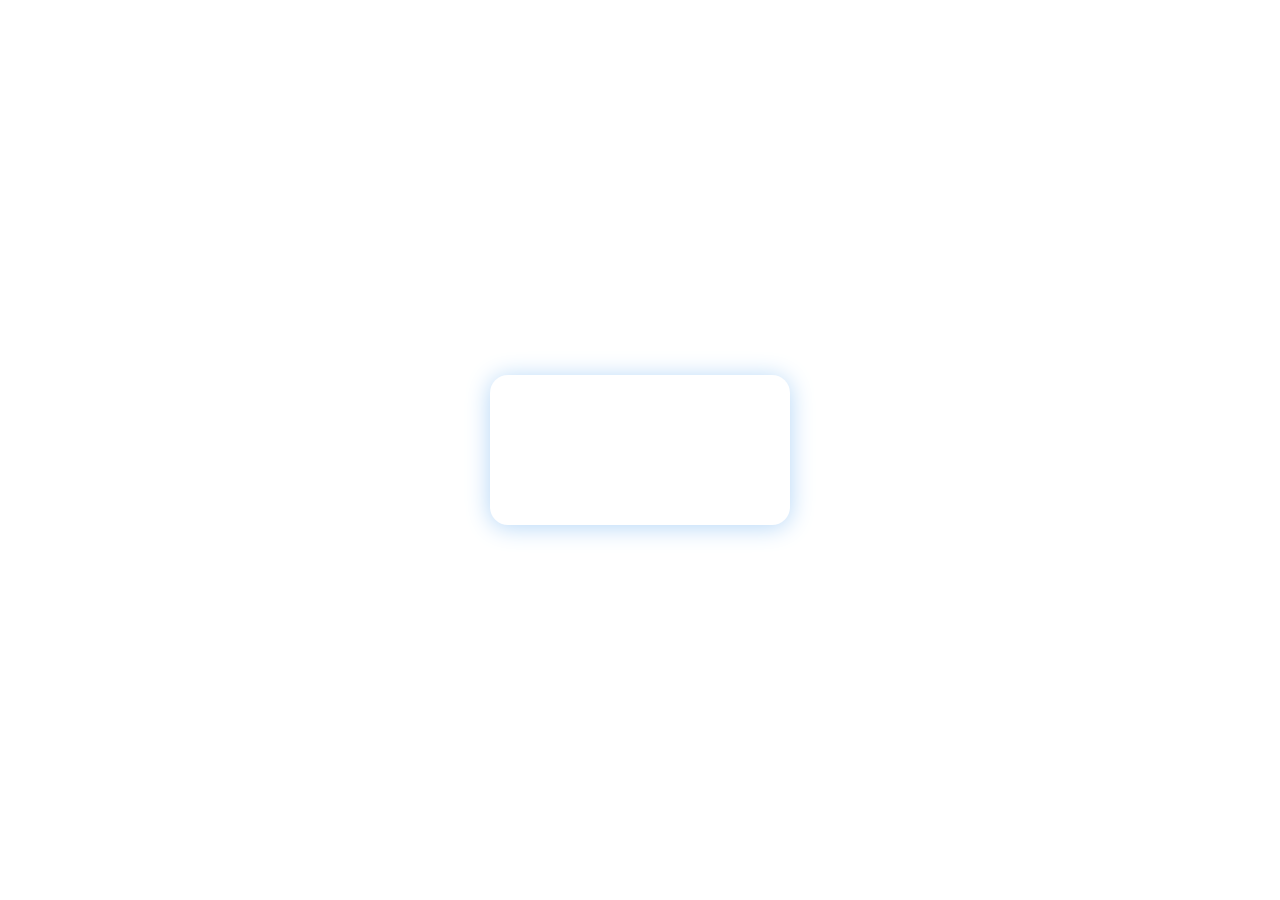
<file: letter-tracing.html>
<!DOCTYPE html>
<html lang="en">

<head>
    <meta charset="UTF-8">
    <meta name="viewport" content="width=device-width, initial-scale=1.0">
    <title>Bluey Letter Tracing</title>
    <link rel="stylesheet" href="story.css">
    <style>
        body {
            background: #eaf6ff;
            font-family: 'Nunito', sans-serif;
        }

        /* Fullscreen intro video overlay */
        #intro-overlay {
            position: fixed;
            top: 0;
            left: 0;
            width: 100vw;
            height: 100vh;
            background: #fff;
            z-index: 9999;
            display: flex;
            align-items: center;
            justify-content: center;
            transition: opacity 0.5s;
        }

        #intro-overlay.hide {
            opacity: 0;
            pointer-events: none;
        }

        #intro-video {
            max-width: 98vw;
            max-height: 98vh;
            background: #fff;
            border-radius: 18px;
            box-shadow: 0 2px 24px #b3d6f7;
        }

        .tracing-container {
            max-width: 420px;
            margin: 0 auto;
            padding: 24px 0;
            text-align: center;
        }

        .letter-canvas {
            background: #fff;
            border-radius: 18px;
            box-shadow: 0 2px 12px #b3d6f7;
            touch-action: none;
        }

        .letter-label {
            font-size: 2.2em;
            font-weight: 800;
            color: #3b7dd8;
            margin: 18px 0 8px;
        }

        .next-btn {
            margin-top: 18px;
            font-size: 1.1em;
            background: #5ba4cf;
            color: #fff;
            border: none;
            border-radius: 8px;
            padding: 10px 28px;
            font-weight: 700;
        }

        .next-btn:active {
            background: #3b7dd8;
        }

        .success-video {
            display: none;
            margin: 18px auto;
            border-radius: 12px;
            box-shadow: 0 2px 8px #b3d6f7;
        }
    </style>
</head>

<body>
    <div id="intro-overlay">
        <video id="intro-video" src="blueywrite.mp4" autoplay playsinline></video>
    </div>
    <div class="tracing-container">
        <div class="letter-label">Trace the letter: <span id="letter-label">A</span></div>
        <canvas id="tracing-canvas" class="letter-canvas" width="320" height="400"></canvas>
        <button class="next-btn" id="next-btn" style="display:none;">Next Letter</button>
        <video id="success-video" class="success-video" width="220" height="140" src="woo.mp4" preload="auto"></video>
    </div>
    <script>
        // Intro video overlay logic
        const introOverlay = document.getElementById('intro-overlay');
        const introVideo = document.getElementById('intro-video');
        // Hide overlay after video ends or on click/tap
        function hideIntroOverlay() {
            introOverlay.classList.add('hide');
            setTimeout(() => { introOverlay.style.display = 'none'; }, 600);
        }
        introVideo.addEventListener('ended', hideIntroOverlay);
        introOverlay.addEventListener('click', hideIntroOverlay);
        // Prevent scrolling while overlay is up
        document.body.style.overflow = 'hidden';
        introVideo.addEventListener('play', () => {
            document.body.style.overflow = 'hidden';
        });
        introVideo.addEventListener('ended', () => {
            document.body.style.overflow = '';
        });
        introOverlay.addEventListener('transitionend', () => {
            if (introOverlay.classList.contains('hide')) {
                document.body.style.overflow = '';
            }
        });
        // Alphabet
        const letters = 'ABCDEFGHIJKLMNOPQRSTUVWXYZ'.split('');
        let currentIndex = 0;
        let isTracing = false, hasTraced = false;
        const canvas = document.getElementById('tracing-canvas');
        const ctx = canvas.getContext('2d');
        const letterLabel = document.getElementById('letter-label');
        const nextBtn = document.getElementById('next-btn');
        const successVideo = document.getElementById('success-video');
        // Video sources to cycle through
        const successVideos = ["woo.mp4", "correct.mp4"];
        let successVideoIndex = 0;

        // Draw dotted letter
        function drawDottedLetter(letter) {
            ctx.clearRect(0, 0, canvas.width, canvas.height);
            ctx.save();
            ctx.lineWidth = 7;
            ctx.setLineDash([10, 18]);
            ctx.strokeStyle = '#b3b3b3';
            ctx.font = 'bold 240px Nunito, Arial, sans-serif';
            ctx.textAlign = 'center';
            ctx.textBaseline = 'middle';
            ctx.strokeText(letter, canvas.width / 2, canvas.height / 2 + 20);
            ctx.restore();
        }

        // Draw user trace
        let tracePoints = [];
        function startTrace(x, y) {
            isTracing = true;
            tracePoints = [[x, y]];
        }
        function continueTrace(x, y) {
            if (!isTracing) return;
            tracePoints.push([x, y]);
            ctx.save();
            ctx.setLineDash([]);
            ctx.strokeStyle = '#3b7dd8';
            ctx.lineWidth = 10;
            ctx.lineCap = 'round';
            ctx.beginPath();
            const [sx, sy] = tracePoints[tracePoints.length - 2];
            ctx.moveTo(sx, sy);
            ctx.lineTo(x, y);
            ctx.stroke();
            ctx.restore();
        }
        function endTrace() {
            isTracing = false;
            // Check if enough of the letter was traced (simple: enough points)
            if (tracePoints.length > 40) {
                showSuccess();
            }
        }

        // Touch/mouse events
        function getPos(e) {
            if (e.touches) {
                const rect = canvas.getBoundingClientRect();
                return [e.touches[0].clientX - rect.left, e.touches[0].clientY - rect.top];
            } else {
                const rect = canvas.getBoundingClientRect();
                return [e.offsetX, e.offsetY];
            }
        }
        canvas.addEventListener('touchstart', e => {
            if (hasTraced) return;
            const [x, y] = getPos(e);
            startTrace(x, y);
        });
        canvas.addEventListener('touchmove', e => {
            if (!isTracing || hasTraced) return;
            e.preventDefault();
            const [x, y] = getPos(e);
            continueTrace(x, y);
        }, { passive: false });
        canvas.addEventListener('touchend', e => {
            if (hasTraced) return;
            endTrace();
        });
        canvas.addEventListener('mousedown', e => {
            if (hasTraced) return;
            startTrace(e.offsetX, e.offsetY);
        });
        canvas.addEventListener('mousemove', e => {
            if (!isTracing || hasTraced) return;
            continueTrace(e.offsetX, e.offsetY);
        });
        canvas.addEventListener('mouseup', e => {
            if (hasTraced) return;
            endTrace();
        });
        canvas.addEventListener('mouseleave', e => {
            if (isTracing && !hasTraced) endTrace();
        });

        // Success logic
        function showSuccess() {
            hasTraced = true;
            nextBtn.style.display = 'inline-block';
            // Cycle video source
            successVideoIndex = (successVideoIndex + 1) % successVideos.length;
            successVideo.src = successVideos[successVideoIndex];
            successVideo.style.display = 'block';
            successVideo.currentTime = 0;
            successVideo.play();
        }
        nextBtn.addEventListener('click', () => {
            currentIndex = (currentIndex + 1) % letters.length;
            letterLabel.textContent = letters[currentIndex];
            hasTraced = false;
            nextBtn.style.display = 'none';
            successVideo.style.display = 'none';
            // Reset video to first in cycle for next letter
            successVideo.src = successVideos[successVideoIndex];
            drawDottedLetter(letters[currentIndex]);
            ctx.clearRect(0, 0, canvas.width, canvas.height);
            drawDottedLetter(letters[currentIndex]);
        });

        // Init
        drawDottedLetter(letters[currentIndex]);
        // Pause tracing game until intro video is done
        if (introOverlay) {
            // Block pointer events on tracing-container until overlay is gone
            document.querySelector('.tracing-container').style.pointerEvents = 'none';
            introOverlay.addEventListener('transitionend', () => {
                if (introOverlay.classList.contains('hide')) {
                    document.querySelector('.tracing-container').style.pointerEvents = '';
                }
            });
        }
    </script>
</body>

</html>
</file>
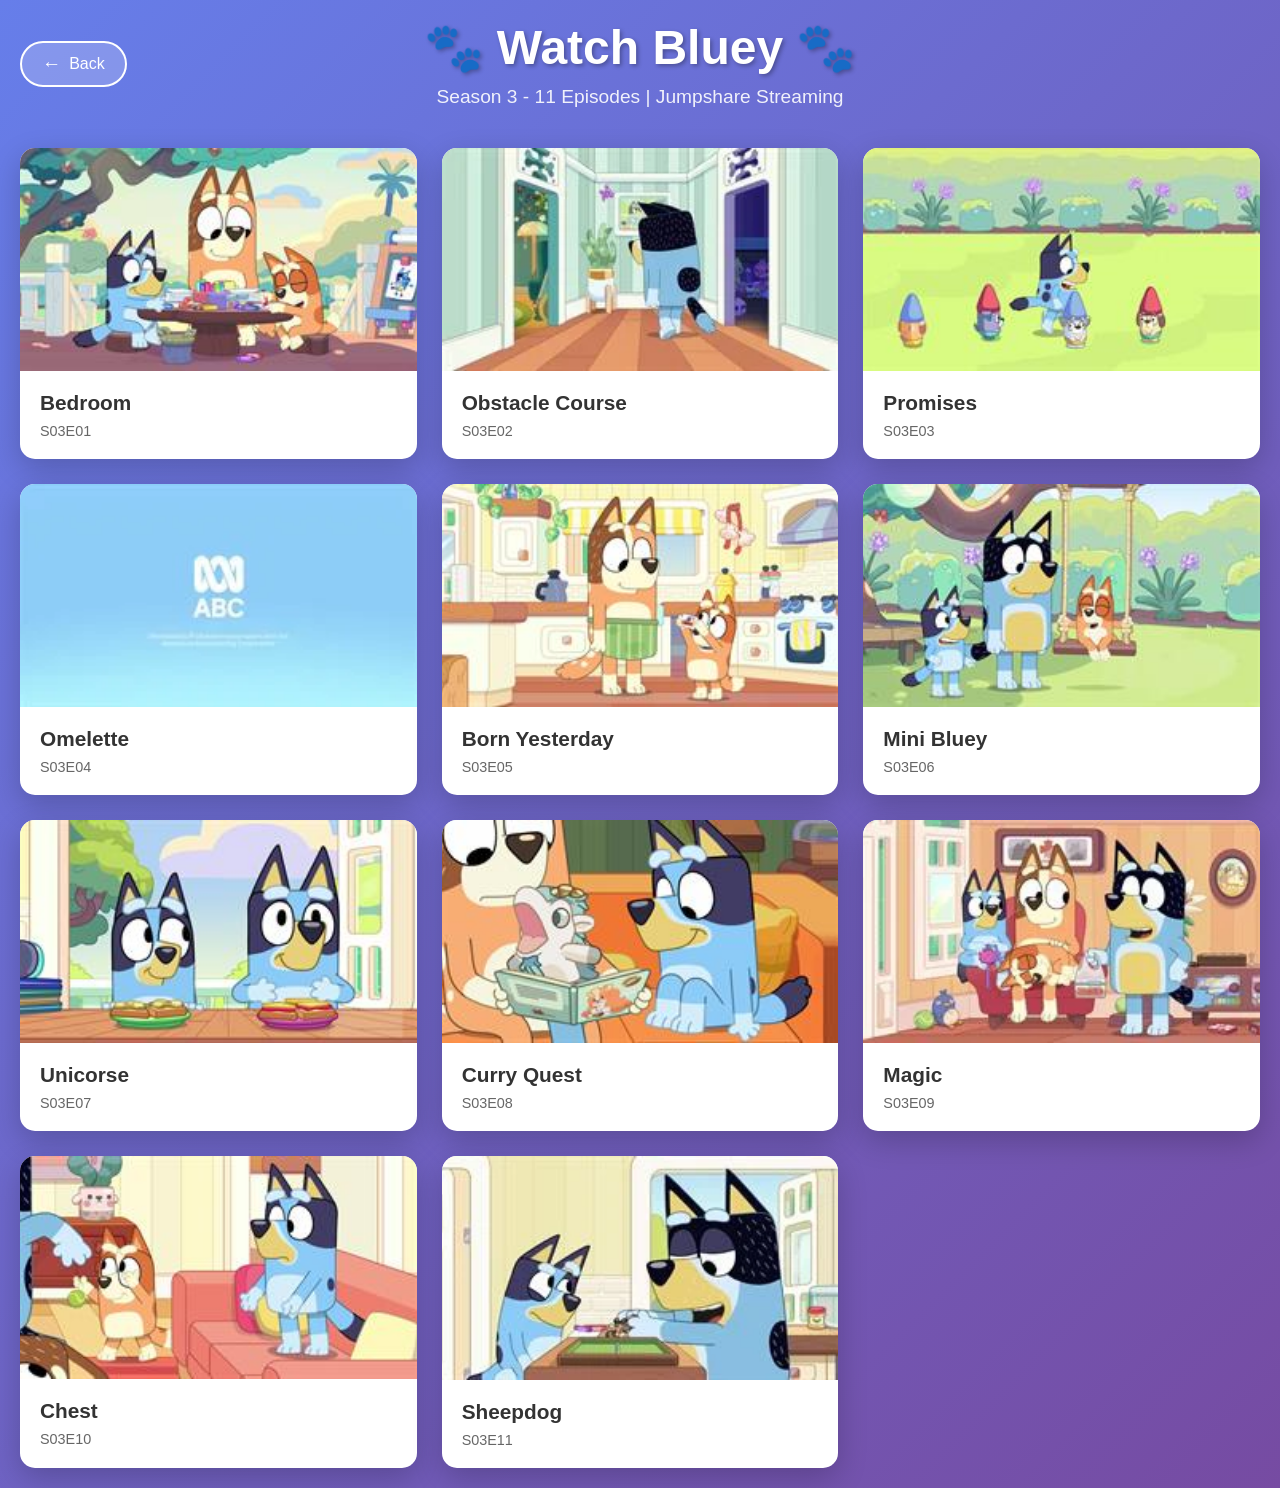
<file: watch-bluey.html>
<!DOCTYPE html>
<html lang="en">

<head>
    <meta charset="UTF-8">
    <meta name="viewport" content="width=device-width, initial-scale=1.0">
    <title>Watch Bluey - Season 3 (11 Episodes)</title>
    <style>
        * {
            margin: 0;
            padding: 0;
            box-sizing: border-box;
        }

        body {
            font-family: Arial, sans-serif;
            background: linear-gradient(135deg, #667eea 0%, #764ba2 100%);
            min-height: 100vh;
            padding: 20px;
        }

        .header {
            text-align: center;
            color: white;
            margin-bottom: 40px;
            position: relative;
        }

        .back-button {
            position: absolute;
            left: 0;
            top: 50%;
            transform: translateY(-50%);
            background: rgba(255, 255, 255, 0.2);
            color: white;
            border: 2px solid white;
            padding: 10px 20px;
            border-radius: 25px;
            font-size: 1em;
            cursor: pointer;
            transition: all 0.3s;
            text-decoration: none;
            display: inline-flex;
            align-items: center;
            gap: 8px;
        }

        .back-button:hover {
            background: rgba(255, 255, 255, 0.4);
            transform: translateY(-50%) scale(1.05);
        }

        .back-button::before {
            content: '←';
            font-size: 1.2em;
        }

        .header h1 {
            font-size: 3em;
            margin-bottom: 10px;
            text-shadow: 2px 2px 4px rgba(0, 0, 0, 0.3);
        }

        .header p {
            font-size: 1.2em;
            opacity: 0.9;
        }

        .video-grid {
            display: grid;
            grid-template-columns: repeat(auto-fill, minmax(300px, 1fr));
            gap: 25px;
            max-width: 1800px;
            margin: 0 auto;
        }

        .video-card {
            background: white;
            border-radius: 15px;
            overflow: hidden;
            box-shadow: 0 10px 30px rgba(0, 0, 0, 0.2);
            transition: transform 0.3s, box-shadow 0.3s;
            cursor: pointer;
        }

        .video-card:hover {
            transform: translateY(-10px);
            box-shadow: 0 15px 40px rgba(0, 0, 0, 0.3);
        }

        .video-overlay {
            position: relative;
            width: 100%;
            padding-top: 56.25%; /* 16:9 Aspect Ratio */
            overflow: hidden;
        }

        .video-thumbnail {
            position: absolute;
            top: 0;
            left: 0;
            width: 100%;
            height: 100%;
            object-fit: cover;
        }

        .play-overlay {
            position: absolute;
            top: 0;
            left: 0;
            width: 100%;
            height: 100%;
            background: rgba(0, 0, 0, 0.3);
            display: flex;
            align-items: center;
            justify-content: center;
            opacity: 0;
            transition: opacity 0.3s;
        }

        .video-card:hover .play-overlay {
            opacity: 1;
        }

        .play-button {
            width: 80px;
            height: 80px;
            background: rgba(255, 255, 255, 0.9);
            border-radius: 50%;
            display: flex;
            align-items: center;
            justify-content: center;
            font-size: 2em;
            color: #667eea;
            border: none;
            cursor: pointer;
            transition: transform 0.3s;
        }

        .play-button:hover {
            transform: scale(1.1);
        }

        .video-info {
            padding: 20px;
        }

        .video-title {
            font-size: 1.3em;
            font-weight: bold;
            color: #333;
            margin-bottom: 8px;
        }

        .video-episode {
            font-size: 0.9em;
            color: #666;
        }

        .modal {
            display: none;
            position: fixed;
            top: 0;
            left: 0;
            width: 100vw;
            height: 100vh;
            background: rgba(0, 0, 0, 0.95);
            z-index: 10000;
            align-items: center;
            justify-content: center;
        }

        .modal.active {
            display: flex;
        }

        .modal-content {
            position: relative;
            width: 90%;
            max-width: 1200px;
            padding-bottom: 56.25%; /* 16:9 Aspect Ratio */
            height: 0;
            background: #000;
            border-radius: 10px;
            overflow: hidden;
            box-shadow: 0 20px 60px rgba(0, 0, 0, 0.8);
        }

        .modal-content iframe {
            position: absolute;
            top: 0;
            left: 0;
            width: 100%;
            height: 100%;
            border: none;
        }

        .close-modal {
            position: absolute;
            top: -50px;
            right: 0;
            background: rgba(255, 255, 255, 0.2);
            color: white;
            font-size: 32px;
            width: 50px;
            height: 50px;
            border-radius: 50%;
            border: 2px solid white;
            cursor: pointer;
            z-index: 10001;
            display: flex;
            align-items: center;
            justify-content: center;
            transition: all 0.3s;
        }

        .close-modal:hover {
            background: rgba(255, 255, 255, 0.4);
            transform: rotate(90deg);
        }

        @media (max-width: 768px) {
            .header h1 {
                font-size: 2em;
            }

            .back-button {
                position: static;
                transform: none;
                margin-bottom: 15px;
            }

            .back-button:hover {
                transform: scale(1.05);
            }

            .video-grid {
                grid-template-columns: 1fr;
            }

            .modal-content {
                width: 95%;
            }
        }
    </style>
</head>

<body>
    <div class="header">
        <a href="index.html" class="back-button">Back</a>
        <h1>🐾 Watch Bluey 🐾</h1>
        <p>Season 3 - 11 Episodes | Jumpshare Streaming</p>
    </div>

    <div id="videoGrid" class="video-grid"></div>

    <div id="modal" class="modal">
        <button class="close-modal" onclick="closeModal()">×</button>
        <div class="modal-content">
            <iframe 
                id="videoPlayer" 
                frameborder="0" 
                webkitallowfullscreen 
                mozallowfullscreen 
                allowfullscreen
                allow="autoplay; fullscreen">
            </iframe>
        </div>
    </div>

    <script>
        const episodes = [
            { title: 'Bedroom', episode: 'S03E01', embedUrl: 'https://jumpshare.com/embed/Em6mbdVsCZsb8t5oOrSD', thumbnail: 'thumbs/episode 1.jpg' },
            { title: 'Obstacle Course', episode: 'S03E02', embedUrl: 'https://jumpshare.com/embed/ZcZ3wj6gMLqUhauWi99s', thumbnail: 'thumbs/episode 2.jpg' },
            { title: 'Promises', episode: 'S03E03', embedUrl: 'https://jumpshare.com/embed/D2kfWhNM6GrRCQz3bZcw', thumbnail: 'thumbs/episode 3.jpg' },
            { title: 'Omelette', episode: 'S03E04', embedUrl: 'https://jumpshare.com/embed/d3empEe0i9Q0uA1dH7XH', thumbnail: 'thumbs/episode 4.jpg' },
            { title: 'Born Yesterday', episode: 'S03E05', embedUrl: 'https://jumpshare.com/embed/aqpcv12wLfmEGmo4gj3k', thumbnail: 'thumbs/episode 5.jpg' },
            { title: 'Mini Bluey', episode: 'S03E06', embedUrl: 'https://jumpshare.com/embed/ogdJkXhWiWOTyaAXNfRQ', thumbnail: 'thumbs/episode 6.jpg' },
            { title: 'Unicorse', episode: 'S03E07', embedUrl: 'https://jumpshare.com/embed/7i0aK6I4KdbKHjUvZS8X', thumbnail: 'thumbs/episode 7.jpg' },
            { title: 'Curry Quest', episode: 'S03E08', embedUrl: 'https://jumpshare.com/embed/mj517qOfUE2iF92BD2l6', thumbnail: 'thumbs/episode 8.jpg' },
            { title: 'Magic', episode: 'S03E09', embedUrl: 'https://jumpshare.com/embed/WAmEzSC3I2UADt1tDXBT', thumbnail: 'thumbs/episode 9.jpg' },
            { title: 'Chest', episode: 'S03E10', embedUrl: 'https://jumpshare.com/embed/mxlAepmCg8DYlDVnBuwE', thumbnail: 'thumbs/episode 10.jpg' },
            { title: 'Sheepdog', episode: 'S03E11', embedUrl: 'https://jumpshare.com/embed/YLCjzzpQYIf4vr5kMdx8', thumbnail: 'thumbs/episode 11.jpg' }
        ];

        // Generate video cards
        const grid = document.getElementById('videoGrid');
        episodes.forEach(episode => {
            const card = document.createElement('div');
            card.className = 'video-card';
            card.onclick = () => openModal(episode);
            card.innerHTML = `
                <div class="video-overlay">
                    <img src="${episode.thumbnail}" class="video-thumbnail" loading="lazy" alt="${episode.title}">
                    <div class="play-overlay">
                        <button class="play-button">▶</button>
                    </div>
                </div>
                <div class="video-info">
                    <div class="video-title">${episode.title}</div>
                    <div class="video-episode">${episode.episode}</div>
                </div>
            `;
            grid.appendChild(card);
        });

        function openModal(episode) {
            const modal = document.getElementById('modal');
            const player = document.getElementById('videoPlayer');
            
            modal.classList.add('active');
            document.body.style.overflow = 'hidden';
            
            // Set the Jumpshare embed URL
            player.src = episode.embedUrl;
        }

        function closeModal() {
            const modal = document.getElementById('modal');
            const player = document.getElementById('videoPlayer');
            
            modal.classList.remove('active');
            document.body.style.overflow = 'auto';
            
            // Clear the iframe source to stop playback
            player.src = '';
        }

        // Close modal when clicking outside
        document.getElementById('modal').onclick = e => {
            if (e.target === document.getElementById('modal')) {
                closeModal();
            }
        };

        // Close modal with Escape key
        document.onkeydown = e => {
            if (e.key === 'Escape') {
                closeModal();
            }
        };
    </script>
</body>

</html>
</file>
<file: story.css>
@import url("https://fonts.googleapis.com/css2?family=Baloo+2:wght@700;800&display=swap");
/* Consistent story card thumbnail style for all stories */
.card-img img.keepy-uppy-thumb,
.card-img img.magic-xylophone-thumb,
.card-img img {
  width: 100%;
  height: 200px;
  object-fit: cover;
  background: #d6eaff;
  border-radius: 0;
  display: block;
}
/* Keepy Uppy and Magic Xylophone thumbnails in story card */
.card-img img.keepy-uppy-thumb,
.card-img img.magic-xylophone-thumb {
  width: 100%;
  height: 200px;
  object-fit: cover;
  background: #d6eaff;
  border-radius: 0;
}
/* Magic Xylophone thumbnail in story card */
.card-img img.magic-xylophone-thumb {
  width: 100%;
  height: 200px;
  object-fit: cover;
  background: #d6eaff;
  border-radius: 0;
}
/* Keepy Uppy thumbnail in story card */
.card-img img.keepy-uppy-thumb {
  width: 100%;
  height: 200px;
  object-fit: cover;
  background: #d6eaff;
  border-radius: 0;
}
/* Ensure highlight always visible */
.word.highlight,
.story-text .word.highlight {
  background: #e76f51 !important;
  color: #fff !important;
  border-radius: 4px;
  outline: 2px solid #222 !important;
  z-index: 2;
  position: relative;
  transition:
    background 0.15s,
    color 0.15s;
}
/* ── Bluey's Word Witness – Story Page Styles ── */
* {
  margin: 0;
  padding: 0;
  box-sizing: border-box;
}

body {
  font-family: "Nunito", sans-serif;
  background: #ebf2fa;
  min-height: 100vh;
  color: #333;
}

/* Navbar */
.navbar {
  display: flex;
  align-items: center;
  justify-content: space-between;
  padding: 14px 30px;
  background: #fff;
  border-bottom: 3px solid #5ba4cf;
}
.navbar .brand {
  display: flex;
  align-items: center;
  gap: 12px;
  text-decoration: none;
}
.navbar .brand-icon {
  width: 42px;
  height: 42px;
  background: #c8dff5;
  border-radius: 50%;
  display: flex;
  align-items: center;
  justify-content: center;
  color: #3b7dd8;
  font-size: 1.3em;
}
.navbar .brand-text {
  font-size: 1.35em;
  font-weight: 800;
  color: #1e3a5f;
}
.navbar .brand-text span {
  color: #5ba4cf;
}
.navbar .nav-home {
  color: #5ba4cf;
  font-size: 1.4em;
  text-decoration: none;
}

/* Banner Image */
.banner {
  width: 100%;
  max-width: 900px;
  margin: 0 auto;
  height: 120px;
  background: #d6eaff;
  display: flex;
  align-items: center;
  justify-content: center;
  font-size: 3em;
  overflow: hidden;
  border-radius: 0 0 20px 20px;
}
.banner img {
  width: 100%;
  height: 100%;
  object-fit: cover;
}

/* Story Container */
.story-container {
  max-width: 750px;
  margin: 0 auto;
  padding: 30px 24px 50px;
  text-align: center;
}

.story-title {
  font-size: 2em;
  font-weight: 800;
  color: #1e3a5f;
  letter-spacing: 2px;
  margin-bottom: 14px;
}

/* Character Row */
.characters {
  display: flex;
  align-items: center;
  justify-content: center;
  gap: 8px;
  margin-bottom: 40px;
  flex-wrap: wrap;
}
.char-avatar {
  width: 40px;
  height: 40px;
  border-radius: 50%;
  object-fit: contain;
  background: #fff;
  padding: 3px;
  box-shadow: 0 2px 6px rgba(0, 0, 0, 0.1);
}
.char-names {
  color: #7a8fa6;
  font-size: 0.95em;
  font-weight: 600;
  margin-left: 6px;
}

/* Story Pages */
.story-page {
  display: none;
  min-height: 140px;
  flex-direction: column;
  align-items: center;
  justify-content: center;
  padding: 20px 10px;
  gap: 16px;
}
.story-page.active {
  display: flex;
}
.story-img {
  max-width: 600px;
  width: 100%;
  border-radius: 12px;
  margin-bottom: 10px;
  box-shadow: 0 4px 32px rgba(91, 164, 207, 0.18);
}

.story-audio {
  width: 100%;
  margin-bottom: 10px;
}

/* Make BLUECAMP3.png much larger on page 3 */
.story-page[data-page="3"] .story-img {
  max-width: 700px;
  width: 100%;
  border-radius: 24px;
  box-shadow: 0 4px 32px rgba(91, 164, 207, 0.18);
}
.story-text {
  font-family:
    "Baloo 2", "Nunito", "Comic Sans MS", "Comic Sans", cursive, sans-serif;
  font-size: 2em;
  font-weight: 1000;
  color: #1e3a5f;
  text-shadow:
    0 2px 0 #fff,
    2px 4px 8px #5ba4cf;
  -webkit-text-stroke: 1px #1e3a5f;
  line-height: 1.1;
  text-transform: uppercase;
  letter-spacing: 2px;
  margin-bottom: 18px;
  display: inline-block;
  text-align: center;
  word-break: break-word;
  background: none;
  border-radius: 0;
  padding: 0;
  box-shadow: none;
}

/* Clickable words */
.story-text .word {
  cursor: pointer;
  border-radius: 0;
  padding: 0;
  transition:
    background 0.15s,
    color 0.15s,
    transform 0.15s;
  display: inline;
  color: inherit;
  background: none;
  text-shadow: none;
  font-family: inherit;
  font-weight: inherit;
  letter-spacing: inherit;
  font-style: inherit;
  margin: 0;
}
.story-text .word:hover {
  background: rgba(255, 255, 255, 0.18);
  color: #fff;
}
.story-text .word.highlight {
  background: #5ba4cf;
  color: #fff;
  border-radius: 4px;
}
.story-text .word.word-clicked {
  background: #f4a261;
  color: #fff;
  transform: scale(1.15);
  display: inline-block;
}

/* Page Navigation */
.page-nav {
  display: flex;
  align-items: center;
  justify-content: center;
  gap: 20px;
  margin-top: 50px;
}
.nav-btn {
  padding: 14px 32px;
  border-radius: 50px;
  font-size: 1em;
  font-weight: 700;
  cursor: pointer;
  border: none;
  transition: all 0.2s;
  font-family: "Nunito", sans-serif;
}
.btn-back {
  background: #fff;
  color: #7a8fa6;
  border: 2px solid #d6eaff;
}
.btn-back:hover {
  background: #ebf2fa;
}
.btn-next {
  background: #5ba4cf;
  color: #fff;
}
.btn-next:hover {
  background: #3b7dd8;
}
.nav-btn:disabled {
  opacity: 0.4;
  cursor: default;
}

/* Dots */
.dots {
  display: flex;
  gap: 8px;
  align-items: center;
}
.dot {
  width: 10px;
  height: 10px;
  border-radius: 50%;
  background: #d6eaff;
  transition: all 0.3s;
}
.dot.active {
  width: 28px;
  border-radius: 5px;
  background: #5ba4cf;
}

/* Read Aloud Button */
.read-aloud-bar {
  text-align: center;
  margin-top: 20px;
}
.read-aloud-btn {
  background: #5ba4cf;
  color: #fff;
  padding: 10px 24px;
  border: none;
  border-radius: 50px;
  font-size: 0.95em;
  font-weight: 700;
  cursor: pointer;
  font-family: "Nunito", sans-serif;
  transition: background 0.2s;
}
.read-aloud-btn:hover {
  background: #3b7dd8;
}
.stop-btn {
  background: #e76f51;
}
.stop-btn:hover {
  background: #c0392b;
}

@media (max-width: 768px) {
  .banner {
    height: 60px;
    font-size: 1.5em;
  }
  .story-page[data-page="3"] .story-img {
    max-width: 98vw;
    border-radius: 16px;
  }
  .story-title {
    font-size: 1.5em;
  }
  .story-text {
    font-size: 1em;
  }
  .nav-btn {
    padding: 12px 22px;
    font-size: 0.9em;
  }
}
</file>
